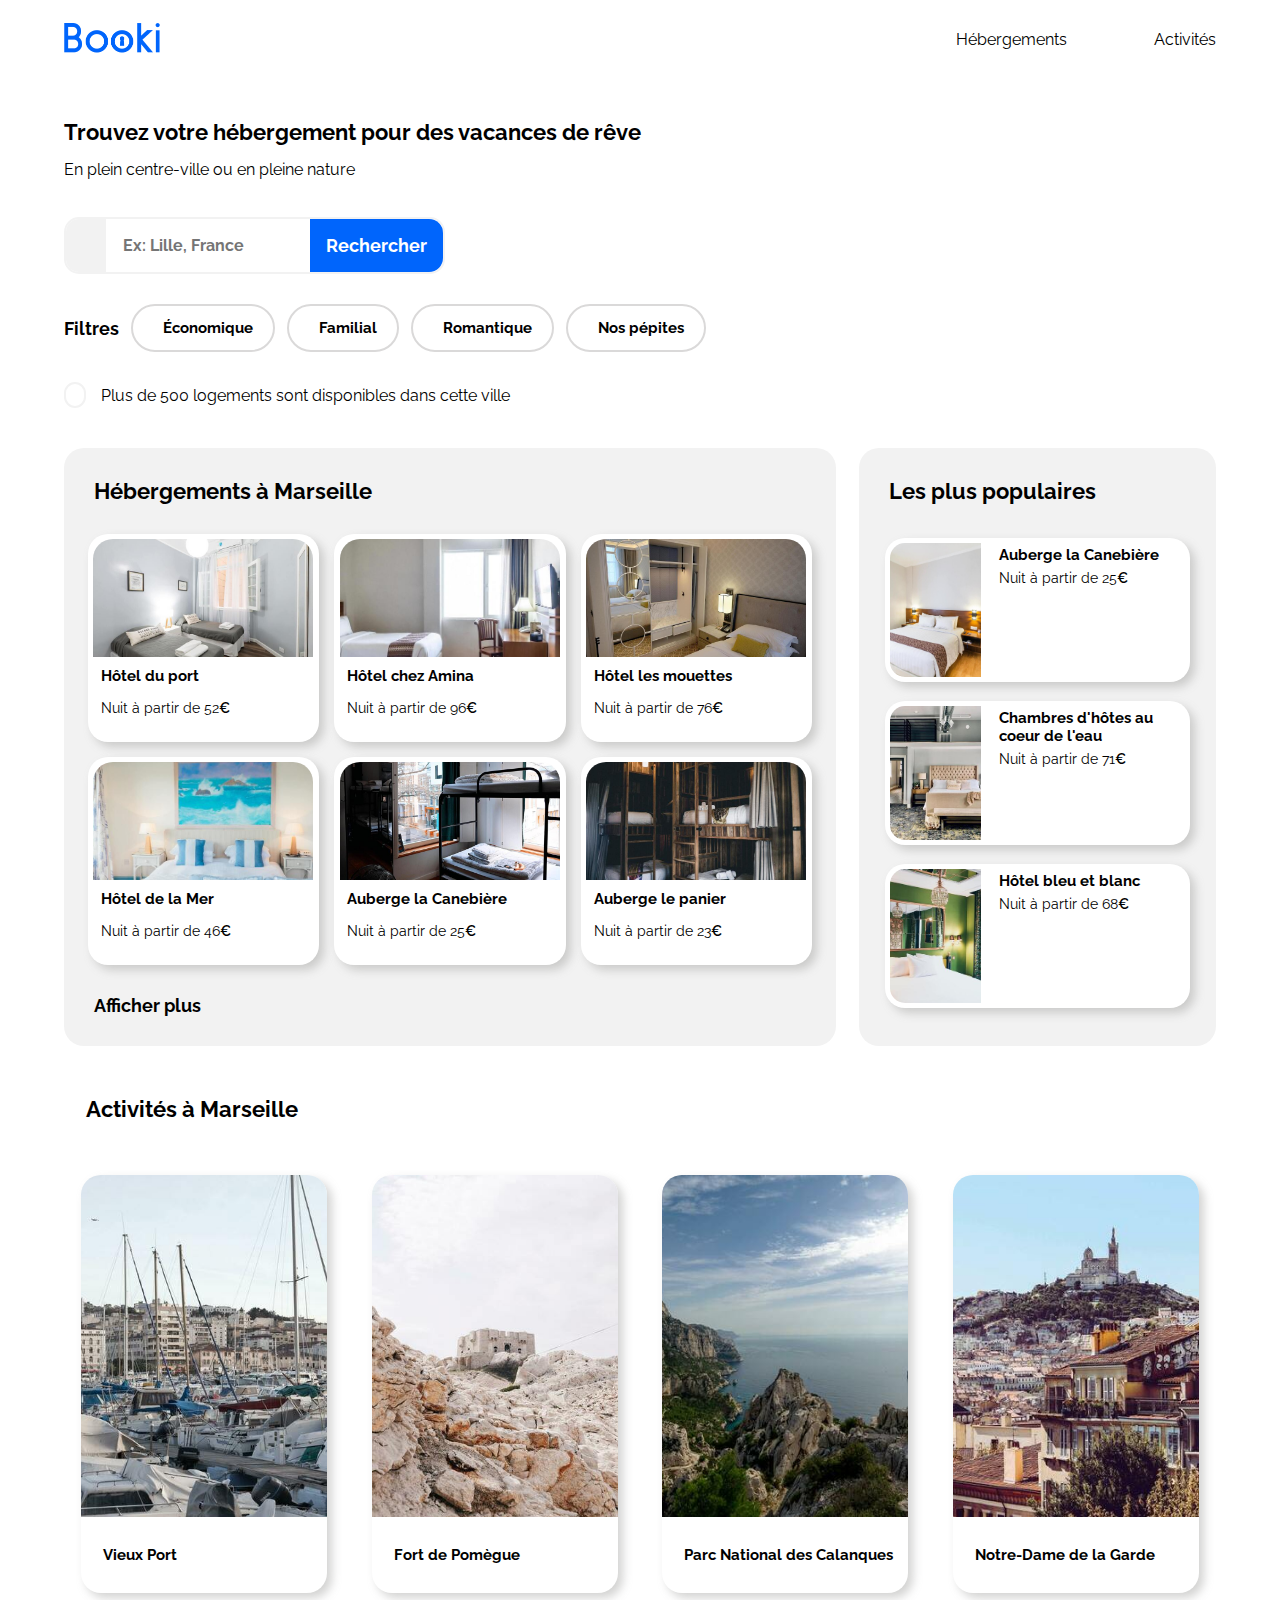
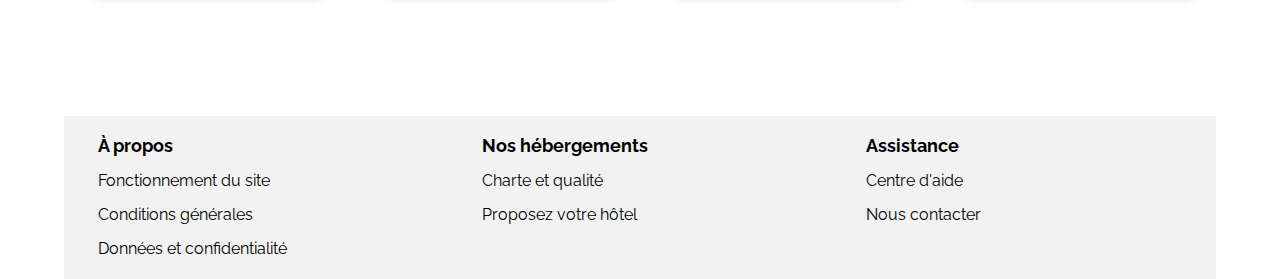
<file: index.html>
<!DOCTYPE html>

    <html lang="fr">

    <head>
        <meta charset="UTF-8">
        <meta name="viewport" content="width=device-width, initial-scale=1.0">
        <title>Booki - Hébergements et activités</title>
        <link href="CSS/style.css" rel="stylesheet">
        <link rel="preconnect" href="https://fonts.googleapis.com">
        <link rel="preconnect" href="https://fonts.gstatic.com" crossorigin>
        <link href="https://fonts.googleapis.com/css2?family=Raleway:wght@300;400;500;600;700&display=swap" rel="stylesheet">
        <link rel="stylesheet" href="https://cdnjs.cloudflare.com/ajax/libs/font-awesome/6.4.0/css/all.min.css" integrity="sha512-iecdLmaskl7CVkqkXNQ/ZH/XLlvWZOJyj7Yy7tcenmpD1ypASozpmT/E0iPtmFIB46ZmdtAc9eNBvH0H/ZpiBw==" crossorigin="anonymous" referrerpolicy="no-referrer">

    </head>
    <body>
        <header>
            <nav class="nav_barre">
                <div>
                    <a href="index.html">
                        <img src="images/logo/Booki.png" alt="logo de l'entreprise Booki" class="logo">
                    </a>
                </div>
                <ul class="onglets">
                    <li><a href="#hebergements">Hébergements</a></li>
                    <li><a href="#activites">Activités</a></li>
                </ul>
            </nav>
        </header>
        <main>
            <section class="section-1">
                <div>
                    <h1>Trouvez votre hébergement pour des vacances de rêve</h1>
                    <p>En plein centre-ville ou en pleine nature</p><br>
                </div><br>
                <form method="get">
                    <i class="fa-solid icon-black fa-location-dot fa-lg"></i>
                    <label for="ville"></label>
                    <input class="border" type="text" name="ville" id="ville" placeholder="Ex: Lille, France" size="25" maxlength="25">
                    <input class="cta" type="submit" value="Rechercher">
                    <div class="cta-magnifying-glass">
                        <input type="submit" value="">
                        <i class="fa-solid fa-magnifying-glass fa-lg"></i>
                    </div>
                </form>

                <div class="mes-filtres">
                    <h3>Filtres</h3>
                    <div class="filtre-flexbox">
                        <button type="button"><i class="fa-solid icon-blue fa-money-bill-wave filter-color fa-lg"></i>Économique</button>
                        <button type="button"><i class="fa-solid icon-blue fa-person fa-lg"></i>Familial</button>
                    </div>
                    <div class="filtre-flexbox">
                        <button type="button"><i class="fa-solid icon-blue fa-heart fa-lg"></i>Romantique</button>
                        <button type="button"><i class="fa-solid icon-blue fa-fire fa-lg"></i>Nos pépites</button>
                    </div> 
                </div>

                <div class="point-info">
                    <i class="fa-solid fa-info fa-sm icon-blue"></i>
                    <p>  Plus de 500 logements sont disponibles dans cette ville</p>
                </div>
            </section>

            <section class="section-2">
                <div class="div-hebergement" id="hebergements">
                    <h2>Hébergements à Marseille</h2>
                    <div class="card-photos-hotels">
                        <a href="#" class="card1">
                            <article>
                                <img src="images/herbergements/fred-kleber.jpg" alt="Hôtel du port à Marseille">
                                <div class="text-card">
                                    <h5>Hôtel du port</h5>
                                    <p>Nuit à partir de 52<strong>€</strong></p>
                                    <div><i class="fa-solid icon-blue fa-star fa-sm"></i><i class="fa-solid icon-blue fa-star fa-sm"></i><i class="fa-solid icon-blue fa-star fa-sm"></i><i class="fa-solid icon-blue fa-star fa-sm icon-blue"></i><i class="fa-solid fa-star fa-sm icon-grey"></i></div>
                                </div>
                            </article>
                        </a>
                        <a href="#" class="card2">
                            <article>
                                <img src="images/herbergements/febrian-zakaria.jpg" alt="Hôtel chez Amina à Marseille">
                                <div class="text-card">
                                    <h5>Hôtel chez Amina</h5>
                                    <p>Nuit à partir de 96<strong>€</strong></p>
                                <div><i class="fa-solid icon-blue fa-star fa-sm"></i><i class="fa-solid icon-blue fa-star fa-sm"></i><i class="fa-solid icon-blue fa-star fa-sm"></i><i class="fa-solid icon-blue fa-star fa-sm"></i><i class="fa-solid fa-star fa-sm icon-grey"></i></div>
                                </div>
                            </article>
                        </a>
                        <a href="#" class="card3">
                            <article>
                                <img src="images/herbergements/reisetopia.jpg" alt="Hôtel les mouettes à Marseille">
                                <div class="text-card">
                                    <h5>Hôtel les mouettes</h5>
                                    <p>Nuit à partir de 76<strong>€</strong></p>
                                    <div><i class="fa-solid icon-blue fa-star fa-sm"></i><i class="fa-solid icon-blue fa-star fa-sm"></i><i class="fa-solid icon-blue fa-star fa-sm"></i><i class="fa-solid icon-blue fa-star fa-sm"></i><i class="fa-solid fa-star fa-sm icon-grey"></i></div>
                                </div>
                            </article>
                        </a>
                        <a href="#" class="card4">
                            <article>
                                <img src="images/herbergements/annie-spratt.jpg" alt="Hôtel de la mer à Marseille">
                                <div class="text-card">    
                                    <h5>Hôtel de la Mer</h5>
                                    <p>Nuit à partir de 46<strong>€</strong></p>
                                    <div><i class="fa-solid icon-blue fa-star fa-sm"></i><i class="fa-solid icon-blue fa-star fa-sm"></i><i class="fa-solid icon-blue fa-star fa-sm"></i><i class="fa-solid icon-blue fa-star fa-sm"></i><i class="fa-solid fa-star fa-sm icon-grey"></i></div>
                                </div>
                            </article>
                        </a>
                        <a href="#" class="card5">
                            <article>
                                <img src="images/herbergements/marcus-loke.jpg" alt="Auberge de la Canebière">
                                <div class="text-card">    
                                    <h5>Auberge la Canebière</h5>
                                    <p>Nuit à partir de 25<strong>€</strong></p>
                                    <div><i class="fa-solid icon-blue fa-star fa-sm"></i><i class="fa-solid icon-blue fa-star fa-sm"></i><i class="fa-solid icon-blue fa-star fa-sm"></i><i class="fa-solid icon-blue fa-star fa-sm"></i><i class="fa-solid fa-star fa-sm icon-grey"></i></div>
                                </div>
                            </article>
                            </a>
                        <a href="#" class="card6">
                            <article>
                                <img src="images/herbergements/nicate-lee.jpg" alt="Auberge le panier à Marseille">
                                <div class="text-card">    
                                    <h5>Auberge le panier</h5>
                                    <p>Nuit à partir de 23<strong>€</strong></p>
                                    <div><i class="fa-solid icon-blue fa-star fa-sm"></i><i class="fa-solid icon-blue fa-star fa-sm"></i><i class="fa-solid icon-blue fa-star fa-sm"></i><i class="fa-solid icon-blue fa-star fa-sm"></i><i class="fa-solid fa-star fa-sm icon-grey"></i></div>
                                </div>
                            </article>
                        </a>
                    </div>
                    <h3>Afficher plus</h3>
                </div>
                <div class="div-populaires">
                    <div class="title-right">
                        <h2>Les plus populaires</h2>
                        <i class="fa-solid icon-blue fa-chart-line fa-xl"></i>
                    </div>
                    <div class="card-droite">
                        <a href="#">
                            <article>
                                <img src="images/herbergements/febrian-zakaria2.jpg" alt="Hôtel bleu et blanc à Marseille">
                                <div class="texte-card-droite">   
                                    <div>
                                        <h5>Auberge la Canebière</h5>
                                        <p>Nuit à partir de 25<strong>€</strong></p>
                                    </div>
                                <div><i class="fa-solid icon-blue fa-star fa-sm "></i><i class="fa-solid icon-blue fa-star fa-sm"></i><i class="fa-solid icon-blue fa-star fa-sm"></i><i class="fa-solid icon-blue fa-star fa-sm"></i><i class="fa-solid fa-star fa-sm icon-grey"></i></div>
                                </div>
                            </article>
                        </a>
                        <a href="#">
                            <article>
                                <img src="images/herbergements/aw-creative.jpg" alt="Chambres d'hôtes au coeur de l'eau à Marseille">
                                <div class="texte-card-droite">   
                                    <div>
                                        <h5>Chambres d'hôtes au coeur de l'eau</h5>
                                        <p>Nuit à partir de 71<strong>€</strong></p>
                                    </div>
                                    <div><i class="fa-solid icon-blue fa-star fa-sm"></i><i class="fa-solid icon-blue fa-star fa-sm"></i><i class="fa-solid icon-blue fa-star fa-sm"></i><i class="fa-solid icon-blue fa-star fa-sm"></i><i class="fa-solid fa-star fa-sm icon-grey"></i></div>
                                </div>
                            </article>
                        </a>
                        <a href="#">
                            <article>
                                <img src="images/herbergements/emile-guillemot.jpg" alt="Auberge la Canebière à Marseille">
                                <div class="texte-card-droite">
                                    <div>
                                        <h5>Hôtel bleu et blanc</h5>
                                        <p>Nuit à partir de 68<strong>€</strong></p>
                                    </div>
                                    <div><i class="fa-solid icon-blue fa-star fa-sm"></i><i class="fa-solid icon-blue fa-star fa-sm"></i><i class="fa-solid icon-blue fa-star fa-sm"></i><i class="fa-solid icon-blue fa-star fa-sm"></i><i class="fa-solid fa-star fa-sm icon-grey"></i></div>
                                </div>
                            </article>
                        </a>    
                    </div>
                </div>
            </section>

            <section class="section-3">
                <h2 id="activites">Activités à Marseille</h2>
                <div class="liens-activites">
                    <a href="#" class="photos-titres-section3">
                        <img src="images/activites/reno-laithienne.jpg" alt="Vieux Port de Marseille">
                        <h5>Vieux Port</h5>
                    </a>
                    <a href="#" class="photos-titres-section3">
                        <img src="images/activites/paul-hermann.jpg" alt="Fort de Pomègue à Marseille">
                        <h5>Fort de Pomègue</h5>
                    </a>
                    <a href="#" class="photos-titres-section3">
                        <img src="images/activites/kilyan-sockalingum.jpg" alt="Parc National des Calanques à Marseille">
                        <h5>Parc National des Calanques</h5>
                    </a>
                    <a href="#" class="photos-titres-section3">
                        <img src="images/activites/florian-wehde.jpg" alt="Notre-Dame de la Garde à Marseille">
                        <h5>Notre-Dame de la Garde</h5>
                    </a>
                </div>
            </section>
        </main>
        <footer>
            <div class="div-footer">
                <h3>À propos</h3>
                <p>Fonctionnement du site</p>
                <p>Conditions générales</p>
                <p>Données et confidentialité</p>
            </div>
            <div class="div-footer">
                <h3>Nos hébergements</h3>
                <p>Charte et qualité</p>
                <p>Proposez votre hôtel</p>
            </div>
            <div class="div-footer">
                <h3>Assistance</h3>
                <p>Centre d'aide</p>
                <p>Nous contacter</p>
            </div>    
        </footer>
    </body>
</html>
</file>
<file: CSS/style.css>
* {
    font-family: 'Raleway', sans-serif;
    margin : 0;
}

body {
    font-family: 'Raleway', sans-serif;
    margin:auto;
}

main {
    padding-bottom: 30px;
}

h1 {
    font-size: 22px;
    font-weight: 700;
}

h2 {
    font-size: 22px;
    font-weight: 700;
}

h3 {
    font-size: 18px;
    font-weight: 700;
}

h4 {
    font-size: 17px;
    font-weight: 700;
}

h5 {
    font-size: 15.4px;
    font-weight: 700;
}

p {
    font-size: 16px;
    font-weight: 400;
}

strong {
    font-weight: 600;
}

.icon-blue {
    color: #0065FC;
}

.icon-black {
    color: #000000;
}

.icon-grey {
    color: #f5f5f5;
}

.logo {
    height: 30px;
}

.nav_barre {
    width: 90%;
    height: 79px;
    display: flex;
    flex-direction: row;
    justify-content: space-between;
    align-items: center;
    margin: auto;
}

ul {
    width: 260px;
    display:flex;
    flex-direction: row;
    justify-content: space-between;
    align-items: center;
    list-style-type :none;
    padding: 0;
}

li :hover {
    color : #0065FC;
    padding-top: 28px;
    border-top :2px #0065FC solid;
}

a {
    text-decoration: none;
    color: black;
}

.section-1 {
    width: 90%;
    margin: auto;
    padding-top: 40px;
}

.section-1 h1 {
    padding-bottom: 15px;
}

form {
    width: 377px;
    display: flex;
    border-radius: 15px;
    border: 2px solid #F2F2F2;
}

.border {
    width: 50%;
    padding: 17px;
    border: none;
    font-size: 16px;
    font-weight: 700;
}

.fa-location-dot {
    background-color: #F2F2F2;
    border-top-left-radius: 13px;
    border-bottom-left-radius: 13px;
    padding: 25px 20px 25px 20px;
}

.fa-info {
    border: 2px solid #F2F2F2;
    padding: 11px 9px 11px 9px;
    border-radius: 80px;
}

.cta {
    background-color: #0065FC;
    font-weight: 700;
    font-size: 18px;
    color: white;
    border: none;
    border-top-right-radius: 14px;
    border-bottom-right-radius: 14px;
    padding: 16px;
    width: 38%;
}

.mes-filtres button {
    padding: 13px 20px 13px 20px;
    background: white;
    border-radius: 40px;
    font-family: 'Raleway', sans-serif;
    font-size: 15px;
    font-weight: 700;
    display: inline-block;
    color:black;
    text-decoration: none;
    outline: none;
    border: 2px solid #dad9d9;
}

.mes-filtres button:hover {
    background-color: #DEEBFF;
}

.mes-filtres {
    display: flex;
    flex-direction: row; 
    gap: 12px;
    align-items: center;
    font-weight: 800;
    padding: 30px 0px 30px 0px;
}

.filtre-flexbox {
    display: flex;
    gap: 12px;
}

.mes-filtres i {
    padding-right: 10px;
}

.point-info {
    display: flex;
    flex-direction: row;
    align-items: center;
    padding-bottom: 20px;
}

.point-info p {
    padding-left: 15px;
}

.section-2 {
    width: 90%;
    display: flex;
    flex-direction: row;
    justify-content: space-between;
    flex-wrap: wrap;
    margin: auto;
    padding-top: 20px;
}

.div-hebergement {
    width: 67%;
    display: flex;
    flex-direction: column;
    align-items: flex-start;
    background-color: #F2F2F2;
    border-radius: 20px;
}

.div-hebergement h2, .div-hebergement h3 {
    margin: 30px;
    padding: inherit;
}

.card-photos-hotels a {
    width: 30%;
    height: 208px;
    display: flex;
    flex-direction: column;
    border: none;
    border-radius: 20px;
    background-color: white;
    box-shadow: 5px 5px 10px rgba(144, 144, 142, 0.4);
    font-family: 'Raleway', sans-serif;
}

.card-photos-hotels article {
    width: 100%;
    display: flex;
    flex-direction: column;
    align-items: center;
    justify-content: space-around;
    height: 100%;
}

.card-photos-hotels img {
    object-fit: cover;
    width: 95%;
    height: 118px;
    border-top-left-radius: 20px;
    border-top-right-radius: 20px;
}

.card-photos-hotels {
    width: 100%;
    display: flex;
    flex-direction: row;
    gap: 15px;
    margin: auto;
    justify-content: center;
    flex-wrap:wrap;
}

.card-photos-hotels p {
    font-size: 14px;
    font-weight: 400;
}

.text-card {
    width: 90%;
    display: flex;
    flex-direction: column;
    justify-content: space-between;
    align-items: flex-start;
    margin: 0px 7px 7px 7px;
    padding-left: 3px;
    gap: 6px;
    height: 30%;
}

.div-populaires {
    width: 31%;
    background-color:#F2F2F2;
    border-radius: 20px;
    display: flex;
    flex-direction: column;
    align-items: center;
    justify-content: space-between;
}

.card-droite {
    width: 95%;
    height: 490px;
    display: flex; 
    flex-direction: column;
    padding-bottom: 28px;
    justify-content: space-around;
}

.card-droite article {
    width: 90%;
    height: 144px;
    display: flex;
    flex-direction: row;
    border-radius: 20px;
    background-color: white;
    box-shadow: 5px 5px 10px rgba(144, 144, 142, 0.4);
    font-family: 'Raleway', sans-serif;
    margin: auto;
}

.card-droite img {
    object-fit: cover;
    width: 30%;
    height: 93%;
    padding: 5px 0px 5px 5px;
    border-bottom-left-radius: 20px;
    border-top-left-radius: 20px;
}

.texte-card-droite {
    display: flex;
    flex-direction: column;
    align-items: flex-start;
    padding-left: 10px;
    justify-content: space-between;
    margin: 8px;
}

.texte-card-droite p {
    padding-top: 6px;
    font-size: 14px;
}

.title-right {
    width: 83%;
    height: 26px;
    display: flex;
    flex-direction: row;
    align-items: center;
    justify-content: space-between;
    padding: 30px 20px 0px 20px;
}

.section-3 {
    width: 92%;
    height: 520px;
    display: flex;
    flex-direction: column;
    margin: auto;
    align-items: flex-start;
    justify-content: space-around;
    padding: 50px 0px 70px 0px;
}

.section-3 h2 {
    padding: 0px 0px 30px 35px;
}

.liens-activites {
    width: 95%;
    display: flex;
    flex-direction: row;
    justify-content: space-between;
    border-radius: 20px;
    flex-wrap: wrap;
    margin: auto;
}

.liens-activites img {
    object-fit: cover;
    width: 100%;
    height: 82%;
    border-top-left-radius: 20px;
    border-top-right-radius: 20px;
}

.photos-titres-section3 {
    display:flex;
    flex-wrap: wrap;
    width: 22%;
    height: 100%;
    box-shadow: 5px 5px 10px rgba(144, 144, 142, 0.4);
    border-radius: 20px;
}

.photos-titres-section3 h5 {
    padding-left: 7px;
    margin: 15px;
}

footer {
    width: 90%;
    height: 163px;
    display: flex;
    flex-direction: row;
    background-color: #F2F2F2;
    margin:auto;
}

.div-footer {
    padding: 19px;
    width: 95%;
    display: flex;
    flex-direction: column;
    align-items: flex-start;
}

.div-footer h3, .div-footer p {
    padding: 0px 0px 15px 15px;
}


@media all and (min-width: 1440px){
    body {
        width: 1440px;
    }
}

@media all and (min-width: 768px) {
    .cta-magnifying-glass {
        display: none;
    }
}

@media all and (min-width: 768px) and (max-width: 1024px) {    
    h3 {
        font-size: 16px;
    }

    .section-2 {
        flex-direction: column;
        gap: 50px;
    }

    .card-droite {
        flex-direction: row;
    }

    .div-hebergement {
        width: 100%;
    }

    .card-photos-hotels img {
        padding: 4.5px;
    }

    .title-right {
        width: 93%;
        padding: 20px 20px 0px 20px
    }

    .div-populaires {
        width: 100%;
        height: 252px;
        align-items: flex-start;
    }

    .card-droite {
        width: 100%;
        padding-bottom: inherit;
        padding-top: 25px;
    }

    .card-droite a {
        width: 34%;
        height: 146px;
    }

    .card-droite img {
        width: 91px;
    }

    .section-3 {
        padding-top: 50px;
        width: 85%;
        height: 390px;
    }

    .section-3 h2 {
        padding: 0px;
    }

    .photos-titres-section3 {
        width: 23%;
        height: 270px;
    }

    .liens-activites {
        width: 100%;
    }

    .liens-activites img {
        width: 100%;
        height: 75%;
    }
}

@media all and (max-width: 768px) {    
    h4 {
        font-size: 14px;
    }

    header {
        width: 100%;
    }

    .nav_barre {
        height: 115px;
        width: 100%;
        flex-direction: column;
    }

    .nav_barre div {
        padding: 30px;
    }

    ul {
        width:100%;
        height: 36px;
        align-items: flex-start;
    }

    li {
        width: 50%;
        display: inline-flex;
        justify-content: space-around;
    }

    .logo {
        height: 19px;
    }

    li :hover {
        width: 100%;
        border-bottom: 2px #0065FC solid;
        border-top: none;
        display: inline-flex;
        justify-content: space-around;
        padding: 0px 0px 13px 0px
    }

    form {
        width: 100%;
    }

    .border {
        width: inherit;
    }
    
    .cta {
        display: none;
    }

    .cta-magnifying-glass {
        width: 52px;
        height: 52px;
        color: #ffffff;
        background-color: #0065FC;
        border-radius: 13px;
        border: none;
    }

    .cta-magnifying-glass input {
        display: none;
    }

    .fa-magnifying-glass {
        color: #ffffff;
        padding: 25px 20px 25px 17px;
    }

    .mes-filtres {
        flex-direction: column;
        align-items: flex-start;
        height: 161px;
        justify-content: space-around;
    }

    .filtre-flexbox{
        width: 100%;
    }

    button {
        width: 49%;
    }

    .section-1 {
        padding-top: 40px;
    }

    .section-2 {
        width: 100%;
        flex-direction: column-reverse;
        gap: 15px;
    }

    .div-populaires {
        width: 100%;
        height: 579px;
        border-radius: inherit;
    }

    .div-hebergement {
        width: 100%;
        background-color: white;
    }

    .title-right {
        width: 90%;
        padding-bottom: 20px;
    }

    .card-droite {
        width: 100%;
    }

    .card-photos-hotels {
        width: 92%;
        flex-direction: column;
    }

    .card-photos-hotels a {
        width: 100%;
    }

    .card-photos-hotels img{
        width: 98%;
    }

    .text-card {
        width: 93%;
    }

    .section-3 {
        padding: inherit;
        padding-top: 20px;
        width: 90%;
        height: 975px;
    }

    .section-3 h2 {
        padding: 0px 0px 0px 10px;
    }

    .liens-activites {
        width: 98%;
        height: 90%;
        flex-direction: column;
    }

    .photos-titres-section3 {
        width: 100%; 
        height: 200px;
    }

    .liens-activites img {
        height: 75%;
    }

    footer {
        width: 100%;
        height: inherit;
        flex-direction: column;
    }

    .div-footer h2, .div-footer p {
        padding-bottom: inherit;
    }

    .card1 {
        order: 1;
    }

    .card2 {
        order: 6;
    }

    .card3 {
        order: 3;
    }
    
    .card4 {
        order: 4;
    }

    .card5 {
        order: 2;
    }
    
    .card6 {
        order: 5;
    }
}
</file>
